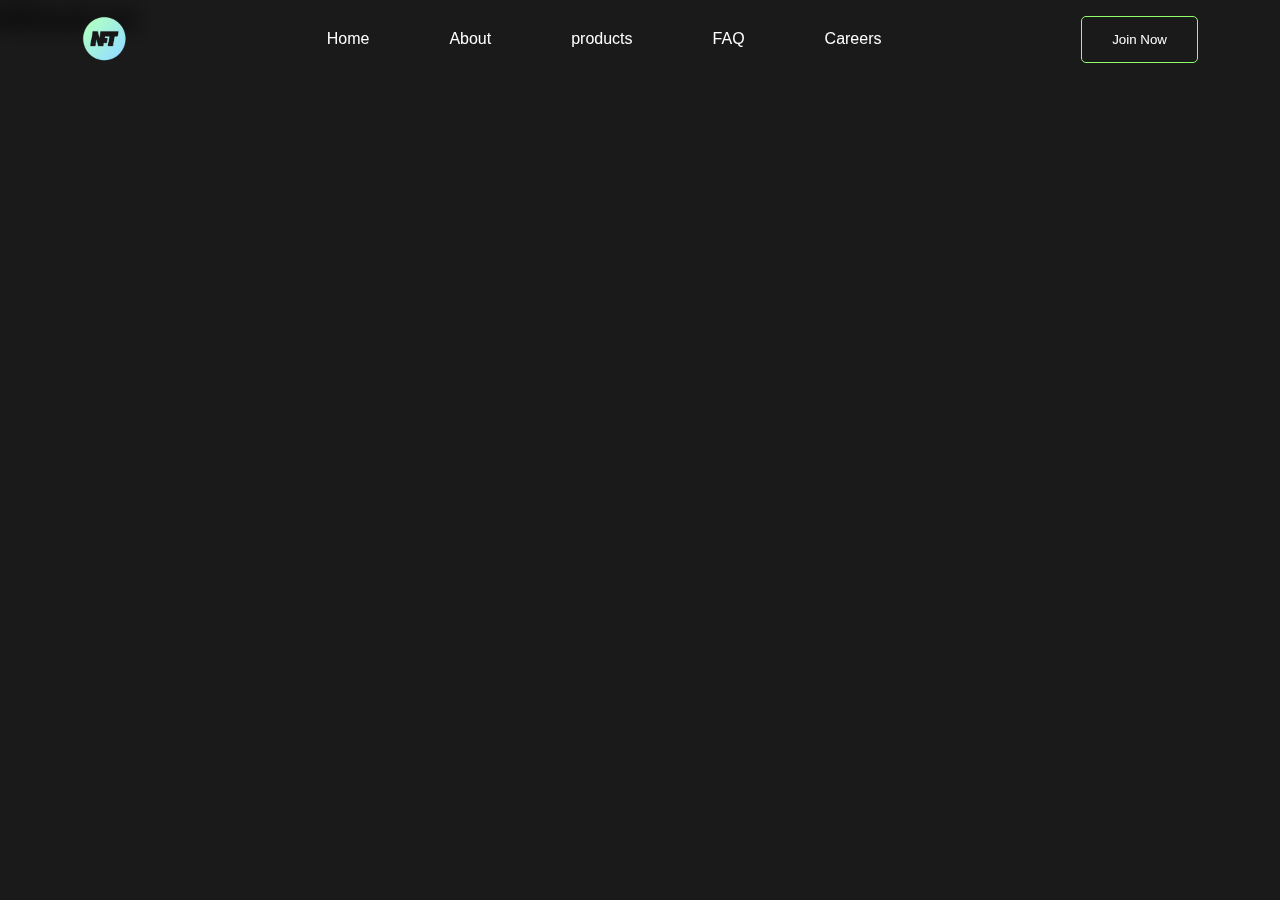
<file: pages/about.html>
<html lang="en">
  <head>
    <meta charset="UTF-8" />
    <meta name="viewport" content="width=device-width, initial-scale=1.0" />
    <title>about</title>
    <link rel="stylesheet" href="../assets/css/style.css" />
    <link rel="stylesheet" href="../assets/css/responsive.css" />
  </head>

  <body>
    <header class="header-navbar">
      <div class="container">
        <nav class="nav">
          <div class="logo">
            <img src="../assets/imgs/logo.png" />
          </div>
          <ul class="nav-links">
            <li class="nav-link"><a href="./index.html">Home</a></li>
            <li class="nav-link">
              <a href="./about.html" id="about">About</a>
            </li>
            <li class="nav-link">
              <a href="./products.html">products</a>
            </li>
            <li class="nav-link"><a href="./faq.html">FAQ</a></li>
            <li class="nav-link">
              <a href="./careers.html">Careers</a>
            </li>
          </ul>
          <button class="nav-button">Join Now</button>
          <div class="nav-bars">
            <svg
              xmlns="http://www.w3.org/2000/svg"
              height="1em"
              viewBox="0 0 448 512"
            >
              <!--! Font Awesome Free 6.4.2 by @fontawesome - https://fontawesome.com License - https://fontawesome.com/license (Commercial License) Copyright 2023 Fonticons, Inc. -->
              <path
                d="M0 96C0 78.3 14.3 64 32 64H416c17.7 0 32 14.3 32 32s-14.3 32-32 32H32C14.3 128 0 113.7 0 96zM0 256c0-17.7 14.3-32 32-32H416c17.7 0 32 14.3 32 32s-14.3 32-32 32H32c-17.7 0-32-14.3-32-32zM448 416c0 17.7-14.3 32-32 32H32c-17.7 0-32-14.3-32-32s14.3-32 32-32H416c17.7 0 32 14.3 32 32z"
              />
            </svg>
          </div>
        </nav>

        <div class="menu">
          <div class="icon-menu">
            <svg
              xmlns="http://www.w3.org/2000/svg"
              height="1em"
              viewBox="0 0 384 512"
            >
              <!--! Font Awesome Free 6.4.2 by @fontawesome - https://fontawesome.com License - https://fontawesome.com/license (Commercial License) Copyright 2023 Fonticons, Inc. -->
              <path
                d="M342.6 150.6c12.5-12.5 12.5-32.8 0-45.3s-32.8-12.5-45.3 0L192 210.7 86.6 105.4c-12.5-12.5-32.8-12.5-45.3 0s-12.5 32.8 0 45.3L146.7 256 41.4 361.4c-12.5 12.5-12.5 32.8 0 45.3s32.8 12.5 45.3 0L192 301.3 297.4 406.6c12.5 12.5 32.8 12.5 45.3 0s12.5-32.8 0-45.3L237.3 256 342.6 150.6z"
              />
            </svg>
          </div>
          <ul class="menu-mobile">
            <li class="menu-links"><a href="./index.html">Home</a></li>
            <li class="menu-links">
              <a href="./about.html">About</a>
            </li>
            <li class="menu-links">
              <a href="./products.html">products</a>
            </li>
            <li class="menu-links"><a href="./faq.html">FAQ</a></li>
            <li class="menu-links">
              <a href="./careers.html">Careers</a>
            </li>
          </ul>
          <button class="button-menu">Join Now</button>
        </div>
      </div>
    </header>
    <h1>About us</h1>
    <script src="../assets/javascript/main.js"></script>
  </body>
</html>
</file>
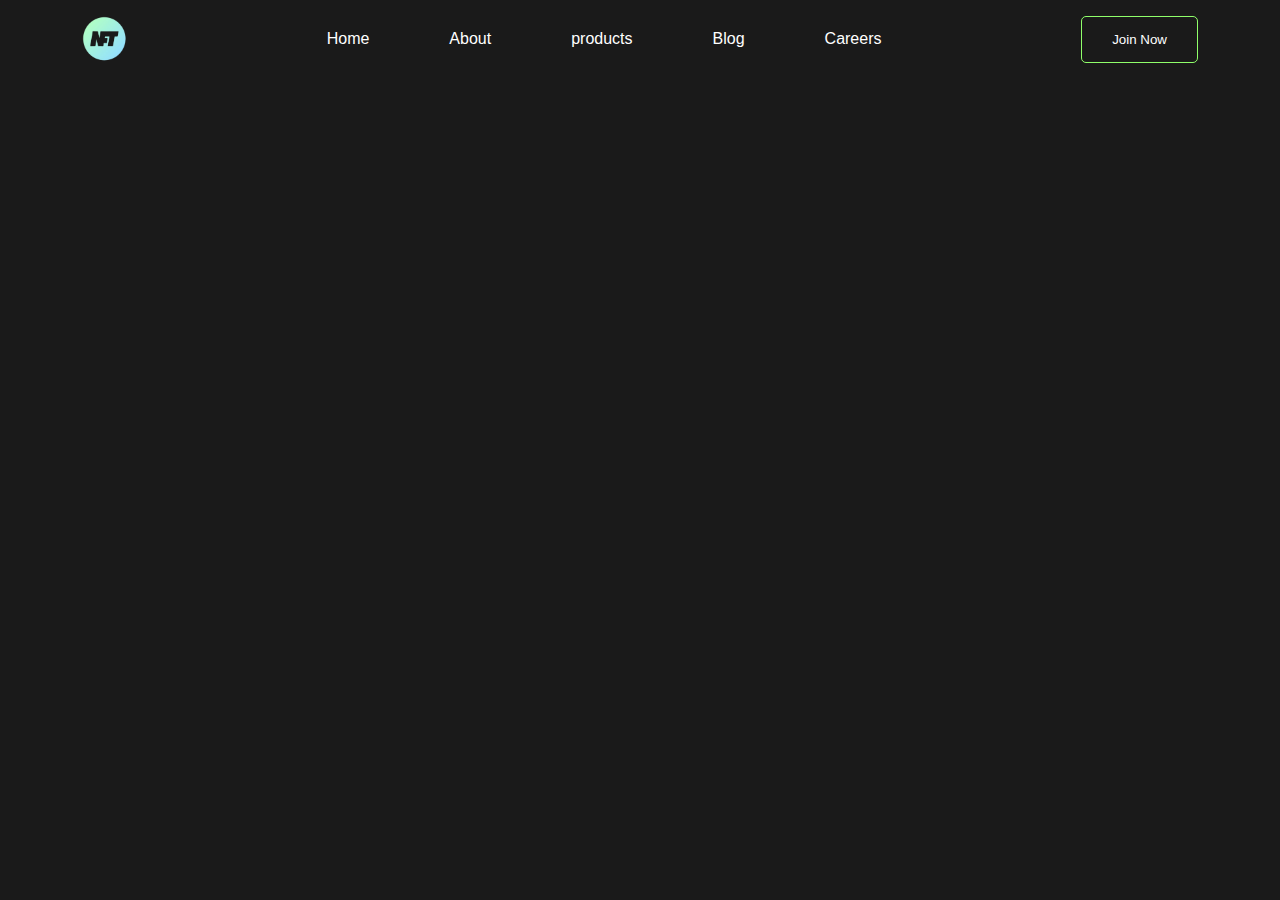
<file: pages/blog.html>
<html lang="en">

<head>
    <meta charset="UTF-8">
    <meta name="viewport" content="width=device-width, initial-scale=1.0">
    <title>blog</title>
    <link rel="stylesheet" href="/assets/css/style.css">
    <link rel="stylesheet" href="/assets/css/responsive.css">

</head>

<body>
    <header>
        <nav class="nav container">
            <div class="logo">
                <img src="/assets/imgs/logo.png" />
            </div>
            <ul class="nav-links">
                <li class="nav-link"><a href="/index.html">Home</a></li>
                <li class="nav-link"><a href="/pages/about.html" id="about">About</a></li>
                <li class="nav-link"><a href="/pages/products.html">products</a></li>
                <li class="nav-link"><a href="/pages/blog.html">Blog</a></li>
                <li class="nav-link"><a href="/pages/careers.html">Careers</a></li>
            </ul>
            <button class="nav-button">Join Now</button>
            <div class="nav-bars">
                <svg xmlns="http://www.w3.org/2000/svg" height="1em"
                    viewBox="0 0 448 512"><!--! Font Awesome Free 6.4.2 by @fontawesome - https://fontawesome.com License - https://fontawesome.com/license (Commercial License) Copyright 2023 Fonticons, Inc. -->
                    <path
                        d="M0 96C0 78.3 14.3 64 32 64H416c17.7 0 32 14.3 32 32s-14.3 32-32 32H32C14.3 128 0 113.7 0 96zM0 256c0-17.7 14.3-32 32-32H416c17.7 0 32 14.3 32 32s-14.3 32-32 32H32c-17.7 0-32-14.3-32-32zM448 416c0 17.7-14.3 32-32 32H32c-17.7 0-32-14.3-32-32s14.3-32 32-32H416c17.7 0 32 14.3 32 32z" />
                </svg>
            </div>
        </nav>

        <div class="menu">
            <div class="icon-menu">
                <svg xmlns="http://www.w3.org/2000/svg" height="1em"
                    viewBox="0 0 384 512"><!--! Font Awesome Free 6.4.2 by @fontawesome - https://fontawesome.com License - https://fontawesome.com/license (Commercial License) Copyright 2023 Fonticons, Inc. -->
                    <path
                        d="M342.6 150.6c12.5-12.5 12.5-32.8 0-45.3s-32.8-12.5-45.3 0L192 210.7 86.6 105.4c-12.5-12.5-32.8-12.5-45.3 0s-12.5 32.8 0 45.3L146.7 256 41.4 361.4c-12.5 12.5-12.5 32.8 0 45.3s32.8 12.5 45.3 0L192 301.3 297.4 406.6c12.5 12.5 32.8 12.5 45.3 0s12.5-32.8 0-45.3L237.3 256 342.6 150.6z" />
                </svg>
            </div>
            <ul class="menu-mobile">
                <li class="menu-links"><a href="/index.html">Home</a></li>
                <li class="menu-links"><a href="/pages/about.html">About</a></li>
                <li class="menu-links"><a href="/pages/products.html">products</a></li>
                <li class="menu-links"><a href="/pages/blog.html">Blog</a></li>
                <li class="menu-links"><a href="/pages/careers.html">Careers</a></li>
            </ul>
            <button class="button-menu">Join Now</button>
        </div>
    </header>
    <script src="/assets/javascript/main.js"></script>
</body>

</html>
</file>
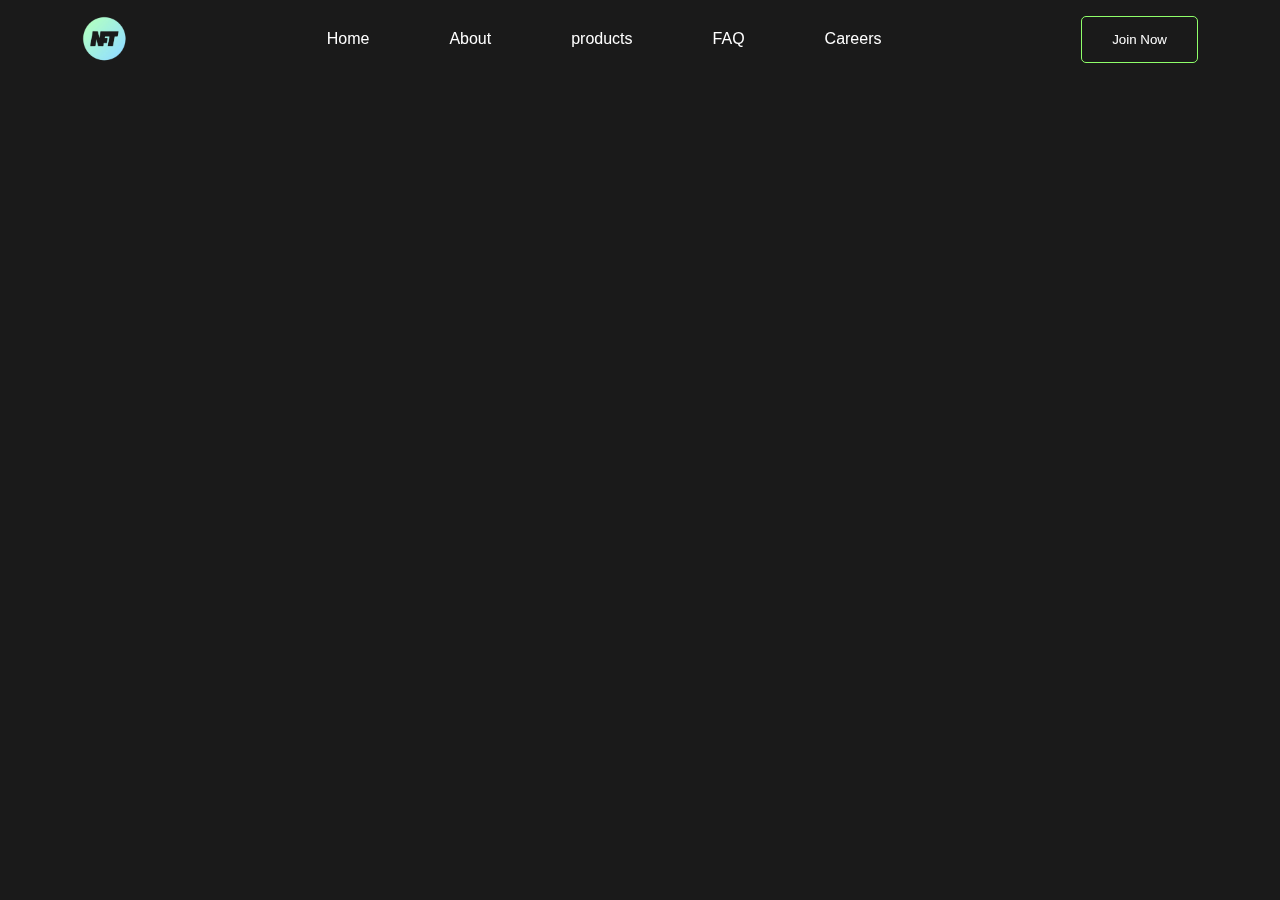
<file: pages/careers.html>
<html lang="en">
  <head>
    <meta charset="UTF-8" />
    <meta name="viewport" content="width=device-width, initial-scale=1.0" />
    <title>Careers</title>
    <link rel="stylesheet" href="../assets/css/style.css" />
    <link rel="stylesheet" href="../assets/css/responsive.css" />
  </head>

  <body>
    <header class="header-navbar">
      <div class="container">
        <nav class="nav">
          <div class="logo">
            <img src="../assets/imgs/logo.png" />
          </div>
          <ul class="nav-links">
            <li class="nav-link"><a href="./index.html">Home</a></li>
            <li class="nav-link">
              <a href="./about.html" id="about">About</a>
            </li>
            <li class="nav-link">
              <a href="./products.html">products</a>
            </li>
            <li class="nav-link"><a href="./faq.html">FAQ</a></li>
            <li class="nav-link">
              <a href="./careers.html">Careers</a>
            </li>
          </ul>
          <button class="nav-button">Join Now</button>
          <div class="nav-bars">
            <svg
              xmlns="http://www.w3.org/2000/svg"
              height="1em"
              viewBox="0 0 448 512"
            >
              <!--! Font Awesome Free 6.4.2 by @fontawesome - https://fontawesome.com License - https://fontawesome.com/license (Commercial License) Copyright 2023 Fonticons, Inc. -->
              <path
                d="M0 96C0 78.3 14.3 64 32 64H416c17.7 0 32 14.3 32 32s-14.3 32-32 32H32C14.3 128 0 113.7 0 96zM0 256c0-17.7 14.3-32 32-32H416c17.7 0 32 14.3 32 32s-14.3 32-32 32H32c-17.7 0-32-14.3-32-32zM448 416c0 17.7-14.3 32-32 32H32c-17.7 0-32-14.3-32-32s14.3-32 32-32H416c17.7 0 32 14.3 32 32z"
              />
            </svg>
          </div>
        </nav>

        <div class="menu">
          <div class="icon-menu">
            <svg
              xmlns="http://www.w3.org/2000/svg"
              height="1em"
              viewBox="0 0 384 512"
            >
              <!--! Font Awesome Free 6.4.2 by @fontawesome - https://fontawesome.com License - https://fontawesome.com/license (Commercial License) Copyright 2023 Fonticons, Inc. -->
              <path
                d="M342.6 150.6c12.5-12.5 12.5-32.8 0-45.3s-32.8-12.5-45.3 0L192 210.7 86.6 105.4c-12.5-12.5-32.8-12.5-45.3 0s-12.5 32.8 0 45.3L146.7 256 41.4 361.4c-12.5 12.5-12.5 32.8 0 45.3s32.8 12.5 45.3 0L192 301.3 297.4 406.6c12.5 12.5 32.8 12.5 45.3 0s12.5-32.8 0-45.3L237.3 256 342.6 150.6z"
              />
            </svg>
          </div>
          <ul class="menu-mobile">
            <li class="menu-links"><a href="./index.html">Home</a></li>
            <li class="menu-links">
              <a href="./about.html">About</a>
            </li>
            <li class="menu-links">
              <a href="./products.html">products</a>
            </li>
            <li class="menu-links"><a href="./faq.html">FAQ</a></li>
            <li class="menu-links">
              <a href="./careers.html">Careers</a>
            </li>
          </ul>
          <button class="button-menu">Join Now</button>
        </div>
      </div>
    </header>
    <script src="../assets/javascript/main.js"></script>
  </body>
</html>
</file>
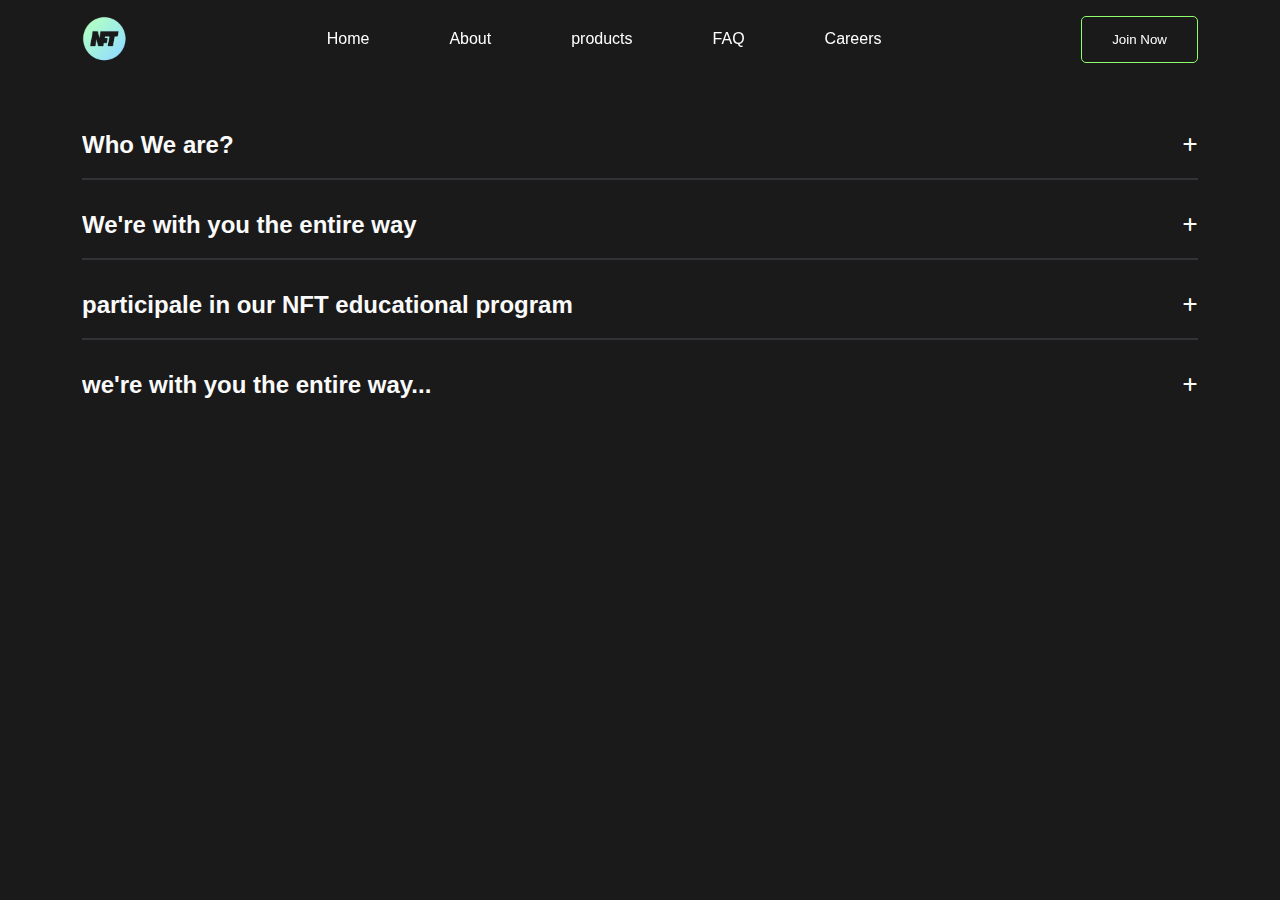
<file: pages/Faq.html>
<html lang="en">
  <head>
    <meta charset="UTF-8" />
    <meta name="viewport" content="width=device-width, initial-scale=1.0" />
    <title>FAQ</title>
    <link rel="stylesheet" href="../assets/css/style.css" />
    <link rel="stylesheet" href="../assets/css/responsive.css" />
    <link
      rel="stylesheet"
      href="https://cdnjs.cloudflare.com/ajax/libs/font-awesome/6.4.2/css/all.min.css"
    />
  </head>

  <body>
    <header class="header-navbar">
      <div class="container">
        <nav class="nav">
          <div class="logo">
            <img src="../assets/imgs/logo.png" />
          </div>
          <ul class="nav-links">
            <li class="nav-link"><a href="./index.html">Home</a></li>
            <li class="nav-link">
              <a href="./about.html" id="about">About</a>
            </li>
            <li class="nav-link">
              <a href="./products.html">products</a>
            </li>
            <li class="nav-link"><a href="./faq.html">FAQ</a></li>
            <li class="nav-link">
              <a href="./careers.html">Careers</a>
            </li>
          </ul>
          <button class="nav-button">Join Now</button>
          <div class="nav-bars">
            <svg
              xmlns="http://www.w3.org/2000/svg"
              height="1em"
              viewBox="0 0 448 512"
            >
              <!--! Font Awesome Free 6.4.2 by @fontawesome - https://fontawesome.com License - https://fontawesome.com/license (Commercial License) Copyright 2023 Fonticons, Inc. -->
              <path
                d="M0 96C0 78.3 14.3 64 32 64H416c17.7 0 32 14.3 32 32s-14.3 32-32 32H32C14.3 128 0 113.7 0 96zM0 256c0-17.7 14.3-32 32-32H416c17.7 0 32 14.3 32 32s-14.3 32-32 32H32c-17.7 0-32-14.3-32-32zM448 416c0 17.7-14.3 32-32 32H32c-17.7 0-32-14.3-32-32s14.3-32 32-32H416c17.7 0 32 14.3 32 32z"
              />
            </svg>
          </div>
        </nav>

        <div class="menu">
          <div class="icon-menu">
            <svg
              xmlns="http://www.w3.org/2000/svg"
              height="1em"
              viewBox="0 0 384 512"
            >
              <!--! Font Awesome Free 6.4.2 by @fontawesome - https://fontawesome.com License - https://fontawesome.com/license (Commercial License) Copyright 2023 Fonticons, Inc. -->
              <path
                d="M342.6 150.6c12.5-12.5 12.5-32.8 0-45.3s-32.8-12.5-45.3 0L192 210.7 86.6 105.4c-12.5-12.5-32.8-12.5-45.3 0s-12.5 32.8 0 45.3L146.7 256 41.4 361.4c-12.5 12.5-12.5 32.8 0 45.3s32.8 12.5 45.3 0L192 301.3 297.4 406.6c12.5 12.5 32.8 12.5 45.3 0s12.5-32.8 0-45.3L237.3 256 342.6 150.6z"
              />
            </svg>
          </div>
          <ul class="menu-mobile">
            <li class="menu-links"><a href="./index.html">Home</a></li>
            <li class="menu-links">
              <a href="./about.html">About</a>
            </li>
            <li class="menu-links">
              <a href="./products.html">products</a>
            </li>
            <li class="menu-links"><a href="./faq.html">FAQ</a></li>
            <li class="menu-links">
              <a href="./careers.html">Careers</a>
            </li>
          </ul>
          <button class="button-menu">Join Now</button>
        </div>
      </div>
    </header>
    <main class="main-faq">
      <section class="section-faq">
        <div class="accordion container"></div>
      </section>
    </main>
    <script src="../assets/javascript/Faq.js"></script>
    <script src="../assets/javascript/main.js"></script>
  </body>
</html>
</file>
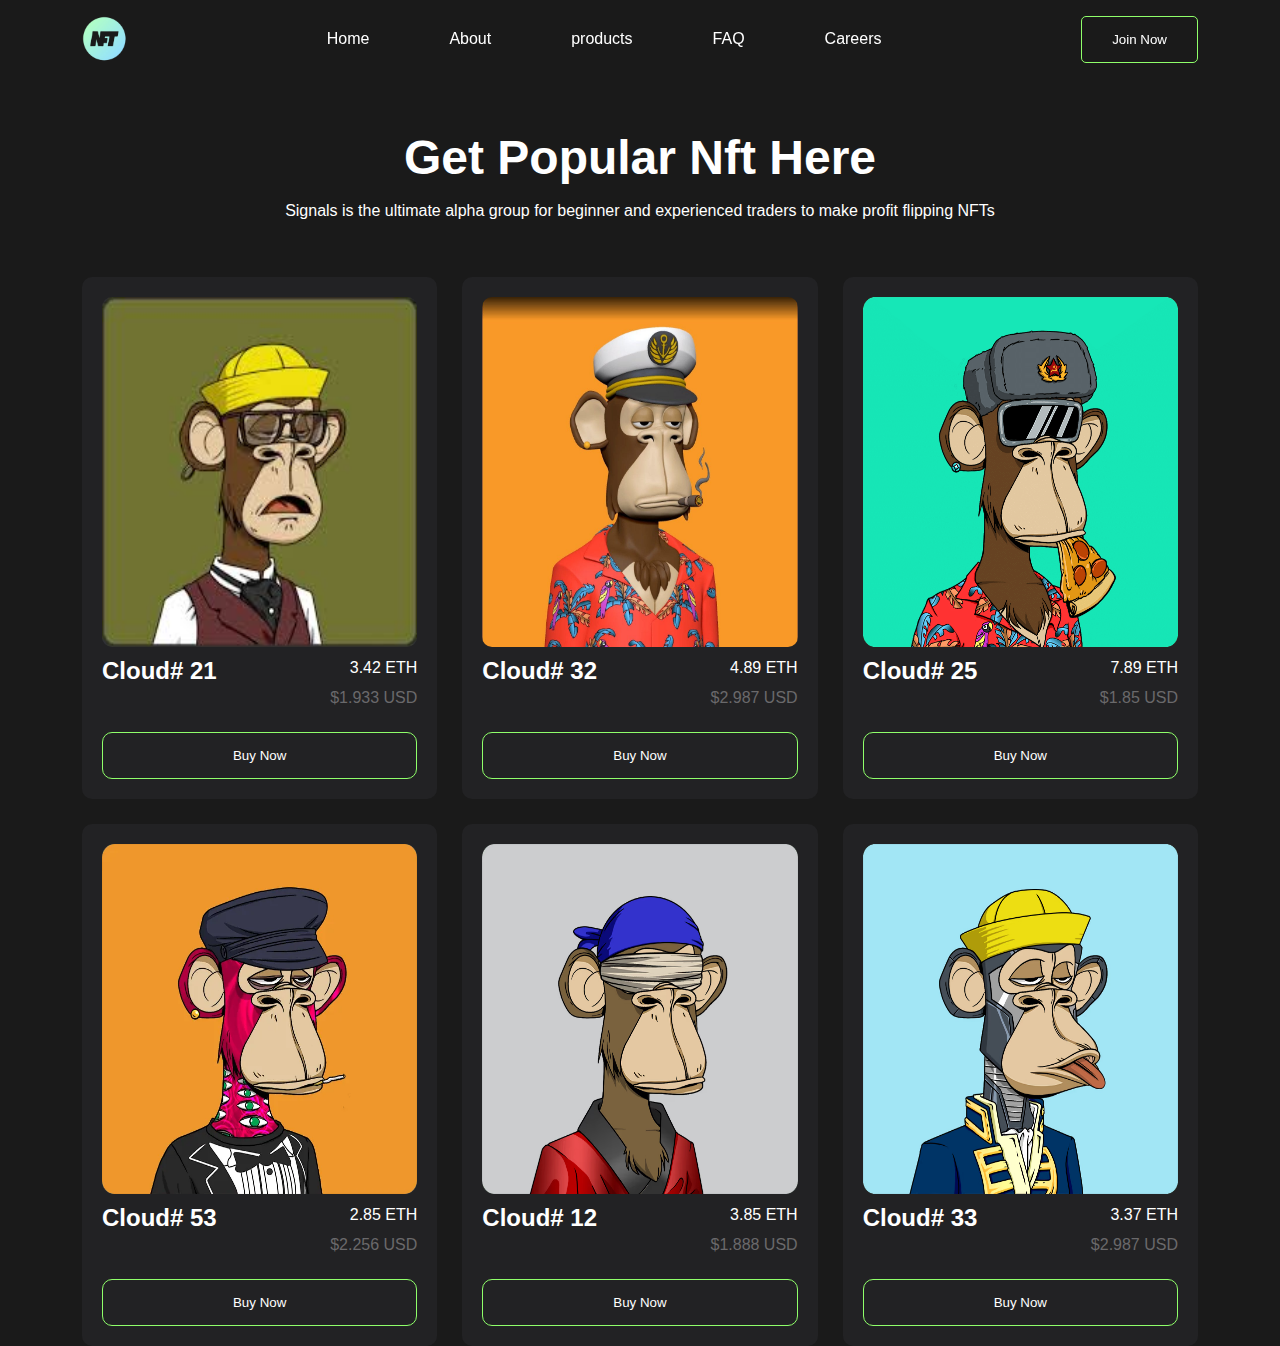
<file: pages/products.html>
<html lang="en">
  <head>
    <meta charset="UTF-8" />
    <meta name="viewport" content="width=device-width, initial-scale=1.0" />
    <title>products</title>
    <link rel="stylesheet" href="../assets/css/style.css" />
    <link rel="stylesheet" href="../assets/css/responsive.css" />
  </head>

  <body>
    <header class="header-navbar">
      <div class="container">
        <nav class="nav">
          <div class="logo">
            <img src="../assets/imgs/logo.png" />
          </div>
          <ul class="nav-links">
            <li class="nav-link"><a href="./index.html">Home</a></li>
            <li class="nav-link">
              <a href="./about.html" id="about">About</a>
            </li>
            <li class="nav-link">
              <a href="./products.html">products</a>
            </li>
            <li class="nav-link"><a href="./faq.html">FAQ</a></li>
            <li class="nav-link">
              <a href="./careers.html">Careers</a>
            </li>
          </ul>
          <button class="nav-button">Join Now</button>
          <div class="nav-bars">
            <svg
              xmlns="http://www.w3.org/2000/svg"
              height="1em"
              viewBox="0 0 448 512"
            >
              <!--! Font Awesome Free 6.4.2 by @fontawesome - https://fontawesome.com License - https://fontawesome.com/license (Commercial License) Copyright 2023 Fonticons, Inc. -->
              <path
                d="M0 96C0 78.3 14.3 64 32 64H416c17.7 0 32 14.3 32 32s-14.3 32-32 32H32C14.3 128 0 113.7 0 96zM0 256c0-17.7 14.3-32 32-32H416c17.7 0 32 14.3 32 32s-14.3 32-32 32H32c-17.7 0-32-14.3-32-32zM448 416c0 17.7-14.3 32-32 32H32c-17.7 0-32-14.3-32-32s14.3-32 32-32H416c17.7 0 32 14.3 32 32z"
              />
            </svg>
          </div>
        </nav>

        <div class="menu">
          <div class="icon-menu">
            <svg
              xmlns="http://www.w3.org/2000/svg"
              height="1em"
              viewBox="0 0 384 512"
            >
              <!--! Font Awesome Free 6.4.2 by @fontawesome - https://fontawesome.com License - https://fontawesome.com/license (Commercial License) Copyright 2023 Fonticons, Inc. -->
              <path
                d="M342.6 150.6c12.5-12.5 12.5-32.8 0-45.3s-32.8-12.5-45.3 0L192 210.7 86.6 105.4c-12.5-12.5-32.8-12.5-45.3 0s-12.5 32.8 0 45.3L146.7 256 41.4 361.4c-12.5 12.5-12.5 32.8 0 45.3s32.8 12.5 45.3 0L192 301.3 297.4 406.6c12.5 12.5 32.8 12.5 45.3 0s12.5-32.8 0-45.3L237.3 256 342.6 150.6z"
              />
            </svg>
          </div>
          <ul class="menu-mobile">
            <li class="menu-links"><a href="./index.html">Home</a></li>
            <li class="menu-links">
              <a href="./about.html">About</a>
            </li>
            <li class="menu-links">
              <a href="./products.html">products</a>
            </li>
            <li class="menu-links"><a href="./faq.html">FAQ</a></li>
            <li class="menu-links">
              <a href="./careers.html">Careers</a>
            </li>
          </ul>
          <button class="button-menu">Join Now</button>
        </div>
      </div>
    </header>
    <main class="products-main">
      <section class="section-products">
        <div class="product-info">
          <h2 class="product-info-title">Get Popular Nft Here</h2>
          <p class="product-info-text">
            Signals is the ultimate alpha group for beginner and experienced
            traders to make profit flipping NFTs
          </p>
        </div>
        <div class="products container"></div>
      </section>
    </main>
    <script src="../assets/javascript/products.js"></script>
    <script src="../assets/javascript/main.js"></script>
  </body>
</html>
</file>
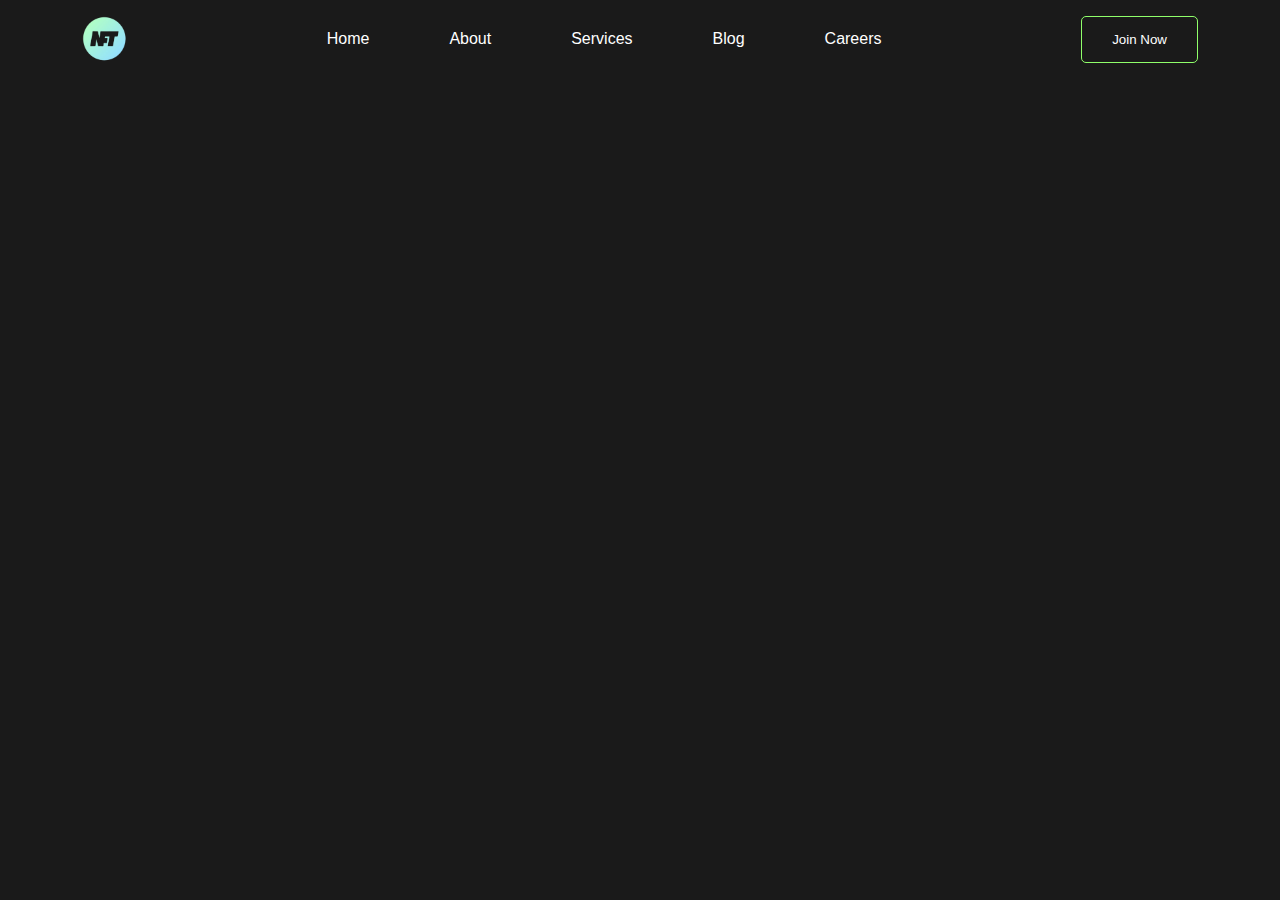
<file: pages/services.html>
<html lang="en">

<head>
    <meta charset="UTF-8">
    <meta name="viewport" content="width=device-width, initial-scale=1.0">
    <title>Services</title>
    <link rel="stylesheet" href="/assets/css/style.css">
    <link rel="stylesheet" href="/assets/css/responsive.css">

</head>

<body>
    <header>
        <nav class="nav container">
            <div class="logo">
                <img src="/assets/imgs/logo.png" />
            </div>
            <ul class="nav-links">
                <li class="nav-link"><a href="/index.html">Home</a></li>
                <li class="nav-link"><a href="/pages/about.html" id="about">About</a></li>
                <li class="nav-link"><a href="/pages/services.html">Services</a></li>
                <li class="nav-link"><a href="/pages/blog.html">Blog</a></li>
                <li class="nav-link"><a href="/pages/careers.html">Careers</a></li>
            </ul>
            <button class="nav-button">Join Now</button>
            <div class="nav-bars">
                <svg xmlns="http://www.w3.org/2000/svg" height="1em"
                    viewBox="0 0 448 512"><!--! Font Awesome Free 6.4.2 by @fontawesome - https://fontawesome.com License - https://fontawesome.com/license (Commercial License) Copyright 2023 Fonticons, Inc. -->
                    <path
                        d="M0 96C0 78.3 14.3 64 32 64H416c17.7 0 32 14.3 32 32s-14.3 32-32 32H32C14.3 128 0 113.7 0 96zM0 256c0-17.7 14.3-32 32-32H416c17.7 0 32 14.3 32 32s-14.3 32-32 32H32c-17.7 0-32-14.3-32-32zM448 416c0 17.7-14.3 32-32 32H32c-17.7 0-32-14.3-32-32s14.3-32 32-32H416c17.7 0 32 14.3 32 32z" />
                </svg>
            </div>
        </nav>

        <div class="menu">
            <div class="icon-menu">
                <svg xmlns="http://www.w3.org/2000/svg" height="1em"
                    viewBox="0 0 384 512"><!--! Font Awesome Free 6.4.2 by @fontawesome - https://fontawesome.com License - https://fontawesome.com/license (Commercial License) Copyright 2023 Fonticons, Inc. -->
                    <path
                        d="M342.6 150.6c12.5-12.5 12.5-32.8 0-45.3s-32.8-12.5-45.3 0L192 210.7 86.6 105.4c-12.5-12.5-32.8-12.5-45.3 0s-12.5 32.8 0 45.3L146.7 256 41.4 361.4c-12.5 12.5-12.5 32.8 0 45.3s32.8 12.5 45.3 0L192 301.3 297.4 406.6c12.5 12.5 32.8 12.5 45.3 0s12.5-32.8 0-45.3L237.3 256 342.6 150.6z" />
                </svg>
            </div>
            <ul class="menu-mobile">
                <li class="menu-links"><a href="/index.html">Home</a></li>
                <li class="menu-links"><a href="/pages/about.html">About</a></li>
                <li class="menu-links"><a href="/pages/services.html">Services</a></li>
                <li class="menu-links"><a href="/pages/blog.html">Blog</a></li>
                <li class="menu-links"><a href="/pages/careers.html">Careers</a></li>
            </ul>
            <button class="button-menu">Join Now</button>
        </div>
    </header>
    <script src="/assets/javascript/main.js"></script>
</body>

</html>
</file>
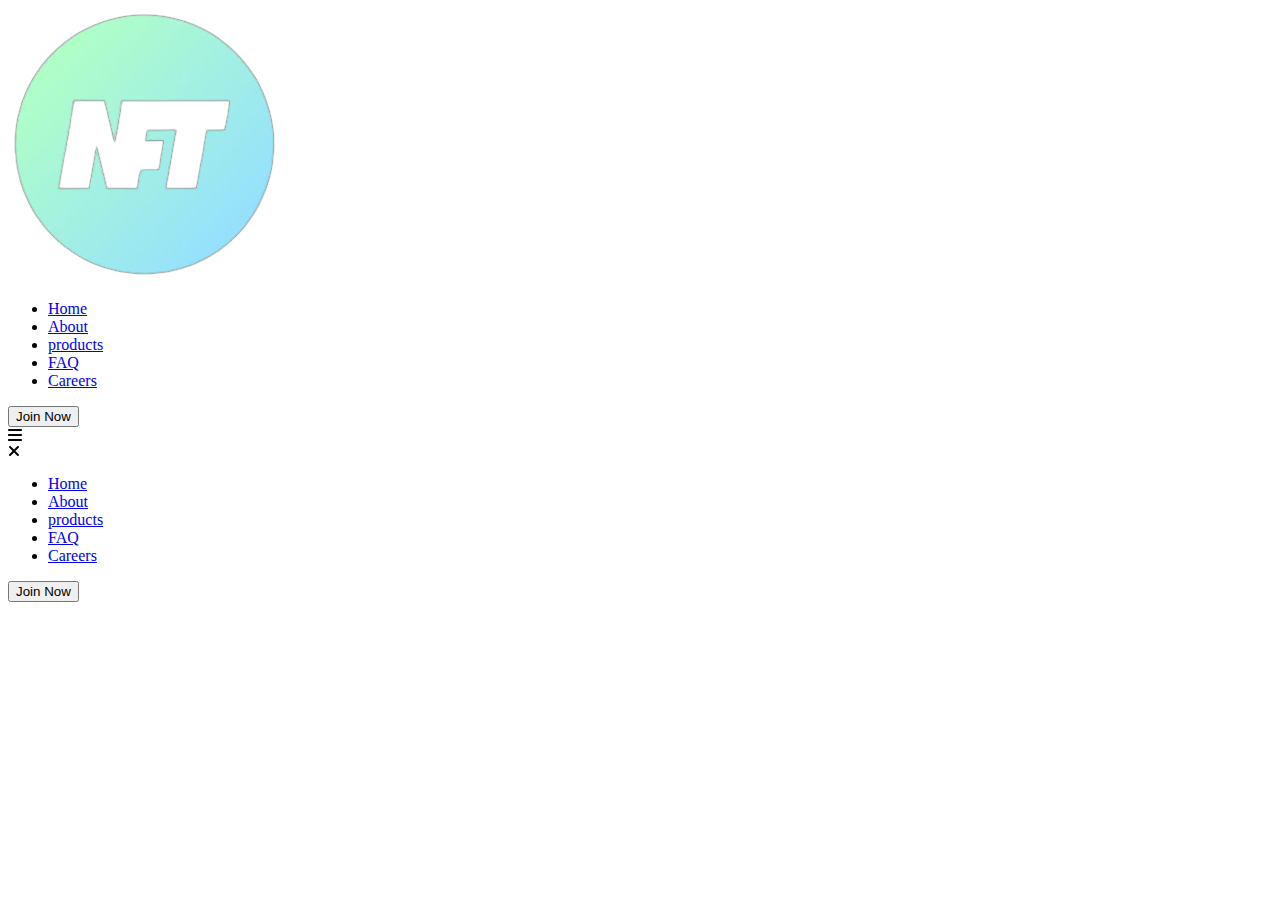
<file: pages/signup.html>
<html lang="en">
  <head>
    <meta charset="UTF-8" />
    <meta name="viewport" content="width=device-width, initial-scale=1.0" />
    <title>Document</title>
  </head>
  <body>
    <header class="header-navbar">
      <div class="container">
        <nav class="nav">
          <div class="logo">
            <img src="../assets/imgs/logo.png" />
          </div>
          <ul class="nav-links">
            <li class="nav-link"><a href="./index.html">Home</a></li>
            <li class="nav-link">
              <a href="./about.html" id="about">About</a>
            </li>
            <li class="nav-link">
              <a href="./products.html">products</a>
            </li>
            <li class="nav-link"><a href="./faq.html">FAQ</a></li>
            <li class="nav-link">
              <a href="./careers.html">Careers</a>
            </li>
          </ul>
          <button class="nav-button">Join Now</button>
          <div class="nav-bars">
            <svg
              xmlns="http://www.w3.org/2000/svg"
              height="1em"
              viewBox="0 0 448 512"
            >
              <!--! Font Awesome Free 6.4.2 by @fontawesome - https://fontawesome.com License - https://fontawesome.com/license (Commercial License) Copyright 2023 Fonticons, Inc. -->
              <path
                d="M0 96C0 78.3 14.3 64 32 64H416c17.7 0 32 14.3 32 32s-14.3 32-32 32H32C14.3 128 0 113.7 0 96zM0 256c0-17.7 14.3-32 32-32H416c17.7 0 32 14.3 32 32s-14.3 32-32 32H32c-17.7 0-32-14.3-32-32zM448 416c0 17.7-14.3 32-32 32H32c-17.7 0-32-14.3-32-32s14.3-32 32-32H416c17.7 0 32 14.3 32 32z"
              />
            </svg>
          </div>
        </nav>

        <div class="menu">
          <div class="icon-menu">
            <svg
              xmlns="http://www.w3.org/2000/svg"
              height="1em"
              viewBox="0 0 384 512"
            >
              <!--! Font Awesome Free 6.4.2 by @fontawesome - https://fontawesome.com License - https://fontawesome.com/license (Commercial License) Copyright 2023 Fonticons, Inc. -->
              <path
                d="M342.6 150.6c12.5-12.5 12.5-32.8 0-45.3s-32.8-12.5-45.3 0L192 210.7 86.6 105.4c-12.5-12.5-32.8-12.5-45.3 0s-12.5 32.8 0 45.3L146.7 256 41.4 361.4c-12.5 12.5-12.5 32.8 0 45.3s32.8 12.5 45.3 0L192 301.3 297.4 406.6c12.5 12.5 32.8 12.5 45.3 0s12.5-32.8 0-45.3L237.3 256 342.6 150.6z"
              />
            </svg>
          </div>
          <ul class="menu-mobile">
            <li class="menu-links"><a href="./index.html">Home</a></li>
            <li class="menu-links">
              <a href="./about.html">About</a>
            </li>
            <li class="menu-links">
              <a href="./products.html">products</a>
            </li>
            <li class="menu-links"><a href="./faq.html">FAQ</a></li>
            <li class="menu-links">
              <a href="./careers.html">Careers</a>
            </li>
          </ul>
          <button class="button-menu">Join Now</button>
        </div>
      </div>
    </header>
  </body>
</html>
</file>
<file: assets/css/style.css>
:root {
  --primary-color: rgb(143, 255, 106);
  --secondary-color: rgb(26, 26, 26);
  --section-margin: 130px 0 0;
  --text-body: 1.5rem;
  --transition: 0.8s;
  --gray: gray;
  --white: white;
}
.text-gray {
  color: var(--gray);
}
.container,
.container-fluid,
.container-lg,
.container-md,
.container-sm,
.container-xl,
.container-xxl {
  --bs-gutter-x: 1.5rem;
  --bs-gutter-y: 0;
  width: 100%;
  padding-right: calc(var(--bs-gutter-x) * 0.5);
  padding-left: calc(var(--bs-gutter-x) * 0.5);
  margin-right: auto;
  /* margin-right: 10px; */
  margin-left: auto;
}
@media (min-width: 576px) {
  .container,
  .container-sm {
    max-width: 540px;
  }
}
@media (min-width: 768px) {
  .container,
  .container-md,
  .container-sm {
    max-width: 720px;
  }
}
@media (min-width: 992px) {
  .container,
  .container-lg,
  .container-md,
  .container-sm {
    max-width: 960px;
  }
}
@media (min-width: 1200px) {
  .container,
  .container-lg,
  .container-md,
  .container-sm,
  .container-xl {
    max-width: 1140px;
  }
}
@media (min-width: 1400px) {
  .container,
  .container-lg,
  .container-md,
  .container-sm,
  .container-xl,
  .container-xxl {
    max-width: 1320px;
  }
}
* {
  box-sizing: border-box;
  margin: 0;
  padding: 0;
}
html {
  font-size: 16px;
}
body {
  background-color: var(--secondary-color);
  font-family: "Montserrat", sans-serif;
  max-width: 100vw;
}
.header-navbar {
  position: fixed;
  width: 100%;
  top: 0;
  left: 0;
  backdrop-filter: blur(10px);
  z-index: 1;
}
.nav {
  display: flex;
  justify-content: space-between;
  align-items: center;
  padding-top: 10px;
  padding-bottom: 10px;
}
.nav .logo img {
  width: 45px;
}
.nav .nav-links {
  display: flex;
  justify-content: space-between;
}
.nav .nav-links .nav-link {
  list-style: none;
  padding: 20px 40px;
}
.nav .nav-links .nav-link a {
  text-decoration: none;
  color: var(--white);
}
.nav .nav-button {
  border: 1px solid var(--primary-color);
  padding: 15px 30px;
  background: none;
  color: var(--white);
  cursor: pointer;
  border-radius: 5px;
  transition: 0.3s;
}
.nav .nav-button:hover {
  background-color: var(--primary-color);
  color: var(--secondary-color);
}
.nav .nav-bars {
  display: none;
}
.nav .nav-bars svg {
  fill: var(--white);
  font-size: 30px;
  cursor: pointer;
}
.menu {
  display: none;
}
.main {
  margin-top: 90px;
}
.hero-section {
  display: flex;
  justify-content: center;
  padding-top: 20px;
  padding-bottom: 20px;
}
.hero-info {
  margin-top: 25px;
}
.hero-info > *:not(:last-child) {
  margin-bottom: 25px;
}
.hero-section .hero-info {
  width: 25%;
}
.hero-section .hero-info-img {
  width: 200px;
}
.hero-section .hero-info-paragraph {
  color: #777;
  line-height: 1.8;
}
.hero-button {
  background-color: var(--primary-color);
  padding: 10px 30px;
  border: none;
  border-radius: 5px;
  cursor: pointer;
  display: flex;
  justify-content: center;
  align-items: center;
}
.hero-button i {
  margin-right: 10px;
  font-size: 1.5rem;
}
.hero-section .hero-title {
  width: 75%;
  color: var(--white);
  font-size: 7rem;
  font-weight: bold;
  padding: 0px 80px;
}
.hero-section .hero-title i {
  padding-left: 10px;
  font-size: 6rem;
}
.hero-section .hero-title .hero_title_pattern {
  display: inline-block;
}
.hero-section .hero-title .hero_title_pattern img {
  width: 150px;
  height: 60px;
  border-radius: 35px;
}
.arrow-right:after {
  content: "";
  display: inline-block !important;
  width: 0;
  height: 0;
  border-left: 8px solid var(--white);
  border-top: 8px solid transparent;
  border-bottom: 8px solid transparent;
  vertical-align: middle;
}
.arrow-right:before {
  content: "";
  width: 400px;
  height: 3px;
  background: var(--white);
  display: inline-block;
  vertical-align: middle;
}
.section {
  display: grid;
  grid-template-columns: 1.5fr 1fr 0.5fr;
  grid-gap: 50px;
  align-items: center;
  margin: var(--section-margin);
}
.section .section_primary {
  position: relative;
  background-color: rgb(99 99 117 / 17%);
  width: 100%;
  height: 400px;
  border-radius: 10px;
}
.section .section_primary img {
  position: absolute;
  bottom: 0;
  left: 50%;
  transform: translateX(-50%);
  height: 640px;
}
.section .section-icon {
  position: absolute;
  background-color: #1f1f23;
  border-radius: 50%;
  border: 8px solid var(--secondary-color);
  display: flex;
  justify-content: center;
  align-items: center;
  width: 90px;
  height: 90px;
  top: -55px;
  left: -5px;
}
.section .section-icon i {
  font-size: 2.5rem;
  color: var(--white);
  transform: rotate(-45deg);
}
.section_secondery {
  background-color: rgb(99 99 117 / 17%);
  width: 100%;
  height: 260px;
  padding: 50px;
  border-radius: 10px;
}
.section_secondery .section_secondery_h2 {
  color: var(--white);
  margin-bottom: 10px;
}
.section_secondery .section_secondery_img {
  width: 30px;
  height: 30px;
}
.section_secondery .section_secondery_images {
  display: inline;
}
.section_secondery span {
  color: var(--primary-color);
  font-size: 2.5rem;
  font-weight: bold;
  padding-left: 5px;
}
.section_secondery .section_secondery_items {
  list-style: none;
  padding: 5px;
  color: var(--white);
}
.section_secondery .section_secondery_items i {
  padding-right: 5px;
  font-size: 13px;
}
.arrow_container {
  background-color: rgb(99 99 117 / 17%);
  width: 50px;
  height: 190px;
  border-radius: 50px;
  padding: 10px 30px;
}
.arrow_container .arrow {
  position: relative;
}
.arrow_container .arrow::after {
  content: "";
  position: absolute;
  width: 0;
  height: 0;
  border-left: 10px solid transparent;
  border-top: 10px solid var(--primary-color);
  border-bottom: 10px solid transparent;
  border-right: 10px solid transparent;
  top: 140px;
  left: -8px;
}
.arrow_container .arrow::before {
  content: "";
  position: absolute;
  width: 4px;
  height: 120px;
  background-color: var(--primary-color);
  top: 20px;
}
.scroll-container {
  position: relative;
  width: 100px;
  border-radius: 50%;
  transform: rotate(-30deg);
  padding-bottom: 30px;
  left: -80px;
  color: var(--white);
}
.scroll-container span {
  font: 22px Monaco, MonoSpace;
  height: 200px;
  position: absolute;
  left: 0;
  top: 0;
  transform-origin: bottom center;
}
.char1 {
  transform: rotate(-60deg) translate(124px, 157px);
}

.char2 {
  transform: rotate(-54deg) translate(134px, 144px);
}

.char3 {
  transform: rotate(-52deg) translate(147px, 139px);
}
.char4 {
  transform: rotate(-42deg) translate(152px, 114px);
}

.char5 {
  transform: rotate(27deg) translate(1px, 9px);
}

.char6 {
  transform: rotate(41deg) translate(-28px, 9px);
}

.char7 {
  transform: rotate(73deg) translate(-101px, 43px);
}

.char8 {
  transform: rotate(96deg) translate(-132px, 91px);
}

.char9 {
  transform: rotate(110deg) translate(-133px, 126px);
}

.char10 {
  transform: rotate(117deg) translate(-123px, 142px);
}
.section-w {
  display: flex;
  align-items: center;
  padding-top: 200px;
  padding-bottom: 200px;
}
.section-w .section-w-one {
  position: relative;
  background-color: rgb(99 99 117 / 17%);
  width: 40%;
  height: 400px;
  border-radius: 10px;
}
.section-w .section-w-one img {
  position: absolute;
  bottom: 0;
  left: 50%;
  transform: translateX(-50%);
  height: 600px;
}
.section-w .section-info {
  width: 60%;
  margin-left: 80px;
}
.arrow-dotted::before {
  content: "";
  display: inline-block !important;
  width: 0;
  height: 0;
  border-right: 25px solid gray;
  border-top: 8px solid transparent;
  border-bottom: 8px solid transparent;
  vertical-align: middle;
}
.arrow-dotted::after {
  width: 90%;
  height: 0px;
  content: "";
  display: inline-block;
  vertical-align: middle;
  border-bottom: 5px dotted gray;
}
.section-info .section-info-h2 {
  color: var(--white);
  font-weight: bold;
  font-size: 4rem;
  padding-top: 30px;
}
.section-info .section-info-p {
  padding-top: 10px;
  padding-bottom: 15px;
  line-height: 1.2;
}
.diamond-arrow {
  position: relative;
  left: 485px;
  top: -50px;
  width: 0;
  height: 0;
  border: 10px solid transparent;
  border-bottom-color: var(--gray);
}
.diamond-arrow:after {
  content: "";
  position: absolute;
  left: -10px;
  top: 27px;
  width: 0;
  height: 0;
  border: 10px solid transparent;
  border-top-color: var(--gray);
}
.diamond-arrow::before {
  content: "";
  position: absolute;
  width: 220px;
  height: 3px;
  background-color: var(--gray);
  left: -215px;
  top: 26px;
}
.products {
  display: grid;
  grid-template-columns: repeat(3, 1fr);
  margin-top: 50px;
  grid-gap: 25px;
}
.card-product {
  background-color: #222224;
  padding: 20px;
  border-radius: 10px;
  cursor: pointer;
  transition: 0.3s;
  display: grid;
  grid-template-areas:
    "image image image"
    "text .  priceETH"
    "priceUSD priceUSD priceUSD"
    "cardbutton cardbutton cardbutton";
}
.card-product-image {
  width: 100%;
  border-radius: 10px;
  grid-area: image;
}
.card-title {
  color: var(--white);
  grid-area: text;
  margin-top: 10px;
}
.card-price-USD {
  color: #6a696b;
  grid-area: priceUSD;
  text-align: end;
}
.card-price-ETH {
  color: var(--white);
  grid-area: priceETH;
  margin: 12px 0 12px 15px;
  text-align: end;
}
.card-button {
  border: 1px solid var(--primary-color);
  padding: 15px 30px;
  background: none;
  color: var(--white);
  cursor: pointer;
  border-radius: 10px;
  transition: 0.3s;
  grid-area: cardbutton;
  margin-top: 25px;
}
.card-button.clicked {
  background-color: var(--primary-color);
  color: var(--secondary-color);
}
.product-info {
  text-align: center;
  color: white;
  margin-top: 130px;
}
.product-info-title {
  font-weight: bold;
  font-size: 3rem;
  margin-bottom: 10px;
}
.product-info-text {
  line-height: 2;
}
.accordion {
  margin-top: 100px;
}
.accordion_content {
  padding-top: 20px;
  position: relative;
  overflow: hidden;
}
.accordion_content.open {
  padding-bottom: 20px;
}
.accordion_content:not(:last-child)::after {
  content: "";
  position: absolute;
  height: 2px;
  width: 100%;
  background-color: #333135;
  bottom: 0;
}
.accordion_answer {
  display: flex;
  justify-content: space-between;
  align-items: center;
  color: #fafafa;
  cursor: pointer;
  min-height: 50px;
  margin-bottom: 10px;
}
.accordion_answer span {
  font-size: 1.5rem;
  font-weight: bold;
}
.accordion_question {
  color: #606062;
  height: 0;
  transition: 0.2s;
  line-height: 1.8;
}
.singleproductpage {
  display: flex;
  margin: 120px 0;
}
.left-box {
  width: 50%;
}
.main-image-box .main-image {
  width: 100%;
}
.small-images {
  display: flex;
  justify-content: center;
  align-items: center;
  padding: 8px;
}
.image-box {
  width: 100px;
  height: 100px;
  margin: 0px 8px 8px 0px;
  cursor: pointer;
}
.image-box.active ,
.dotcolor.active{
  border: 2px solid var(--primary-color);
}
.image {
  height: 100%;
  width: 100%;
}
.right-box {
  width: 50%;
  padding-left: 50px;
}
.title {
  font-size: 3rem;
  margin-bottom: 10px;
  color: var(--white);
  font-weight: bold;
}
.available {
  color: white;
  margin-bottom: 10px;
}
.price {
  font-size: 20px;
  font-weight: bold;
  color: var(--white);
}
.quantity {
  display: flex;
  align-items: center;
  margin-top: 30px;
}
.description {
  margin-top: 20px;
  color: var(--white);
  line-height: 2;
}
.addtocart {
  padding: 10px 40px;
  background-color: #4caf50;
  color: white;
  border: none;
  cursor: pointer;
  margin-left: 40px;
  border-radius: 5px;
}
.counter {
  display: flex;
  align-items: center;
  justify-content: space-between;
  width: 200px;
  height: 35px;
  border: 1px solid #ccc;
  border-radius: 5px;
}
.counter span {
  display: flex;
  align-items: center;
  justify-content: center;
  width: 100%;
  cursor: pointer;
  color: var(--primary-color);
  font-size: 25px;
  user-select: none;
}
.counter .count {
  border-left: 1px solid #ccc;
  border-right: 1px solid #ccc;
}
.accordiondetails {
  margin-top: 20px;
}
.singlepageaccordion {
  padding: 10px;
  margin-bottom: 10px;
  position: relative;
  overflow: hidden;
  border: 1px solid var(--primary-color);
}
.singlepageaccordion.open {
  padding-bottom: 20px;
}
.detailscontent {
  display: flex;
  justify-content: space-between;
  align-items: center;
  color: var(--white);
  cursor: pointer;
  min-height: 50px;
}
.detailscontent span {
  font-weight: bold;
}
.detailsvalue {
  color: #606062;
  height: 0;
  transition: 0.2s;
  line-height: 1.8;
  overflow: hidden;
}
.color {
  color: var(--white);
  margin-top: 10px;
}
.bullets {
  display: flex;
}
.bullets .dotcolor {
  position: relative;
  width: 20px;
  height: 20px;
  background-color: white;
  border-radius: 50%;
  margin-right: 10px;
  margin-top: 10px;
  cursor: pointer;
}
.dotcolor::before {
  content: attr(data-tooltip);
  position: absolute;
  transform: translateY(-100%);
  width: 100px;
  top: -15px;
  left: -50px;
  padding: 10px;
  border-radius: 10px;
  background-color: #000;
  color: var(--white);
  transition: 0.3s;
  display: none;
  text-align: center;
}
.dotcolor::after {
  content: "";
  position: absolute;
  top: -15px;
  left: 10px;
  transform: translateX(-50%);
  border-width: 8px;
  border-style: solid;
  border-color: #000 transparent transparent transparent;
  transition: 0.3s;
  display: none;
}
.dotcolor:hover::before,
.dotcolor:hover::after {
  display: block;
}

/* start footer */
.footer-section-grid {
  display: grid;
  grid-template-columns: repeat(auto-fit, minmax(200px, 1fr));
}
.footer-section-grid_img img {
  width: 45px;
}
.footer-section-grid_links {
  list-style: none;
  color: white;
}
/* end footer */
</file>
<file: assets/css/responsive.css>
@media screen and (max-width: 480px) {
  .container {
    padding-left: 20px;
    padding-right: 20px;
  }
  .nav .nav-links {
    display: none;
  }
  .nav .nav-button {
    display: none;
  }
  .nav .nav-bars {
    display: block;
  }
  .menu {
    position: fixed;
    background-color: white;
    width: 75%;
    height: 100vh;
    right: -75%;
    top: 0;
    z-index: 999;
    font-size: 1.5rem;
    display: block;
    transition: 0.3s;
  }
  .menu.show {
    right: 0;
  }
  .menu .icon-menu {
    display: flex;
    justify-content: flex-end;
    align-items: center;
    padding-right: 20px;
    padding-top: 10px;
    font-size: 3rem;
  }
  .menu .button-menu {
    border: 1px solid var(--primary-color);
    padding: 30px 30px;
    background: var(--primary-color);
    cursor: pointer;
    border-radius: 5px;
    display: block;
    width: 100%;
    position: absolute;
    bottom: 0;
    font-size: var(--text-body);
  }
  .menu .menu-mobile {
    display: flex;
    flex-direction: column;
    list-style: none;
  }
  .menu .menu-mobile .menu-links {
    padding: 30px 30px;
  }
  .menu .menu-mobile .menu-links a {
    text-decoration: none;
    color: rgb(26, 26, 26);
  }
  .hero-section {
    flex-direction: column-reverse;
  }
  .hero-section .hero-info-img {
    display: none;
  }
  .hero-section .hero-info-paragraph span:first-child {
    display: none;
  }
  .hero-section .hero-info-paragraph {
    margin: 0px auto 30px;
    width: fit-content;
  }
  .hero-button {
    width: 100%;
  }
  .hero-section .hero-title,
  .hero-section .hero-info {
    width: 100%;
  }
  .hero-section .hero-title {
    font-size: 3rem;
    padding: 0 0 20px;
  }
  .hero-section .hero-title .hero_title_pattern {
    display: block;
  }
  .hero-section .hero-title .hero_title_pattern img {
    width: 100px;
    height: 40px;
    border-radius: 30px;
    margin-top: 10px;
  }
  .arrow-right:before {
    width: 195px;
    height: 3px;
  }
  .section {
    grid-template-columns: 1fr;
  }
  .section .section_three {
    display: none;
  }
  .section .section_primary img {
    max-height: 100%;
  }
  .section-w {
    flex-direction: column;
    padding: 50px 20px 20px;
  }
  .section-w .section-w-one {
    width: 100%;
  }
  .section-w .section-w-one img {
    max-height: 100%;
  }
  .section-w .section-info {
    width: 100%;
    padding: 40px 0;
    margin: 0;
  }
  .section-info .section-info-h2 {
    font-size: 2rem;
  }
  .diamond-arrow {
    display: none;
  }
  .products {
    grid-template-columns: 1fr;
  }
  .product-info {
    margin-top: 90px;
    padding: 0 15px;
  }
  .product-info-title {
    font-size: 2rem;
  }
  .singleproductpage {
    flex-direction: column;
  }
  .small-images {
    padding: 0;
    margin-top: 12px;
  }
  .left-box {
    width: 100%;
  }
  .right-box {
    width: 100%;
    padding: 0;
  }
}
</file>
